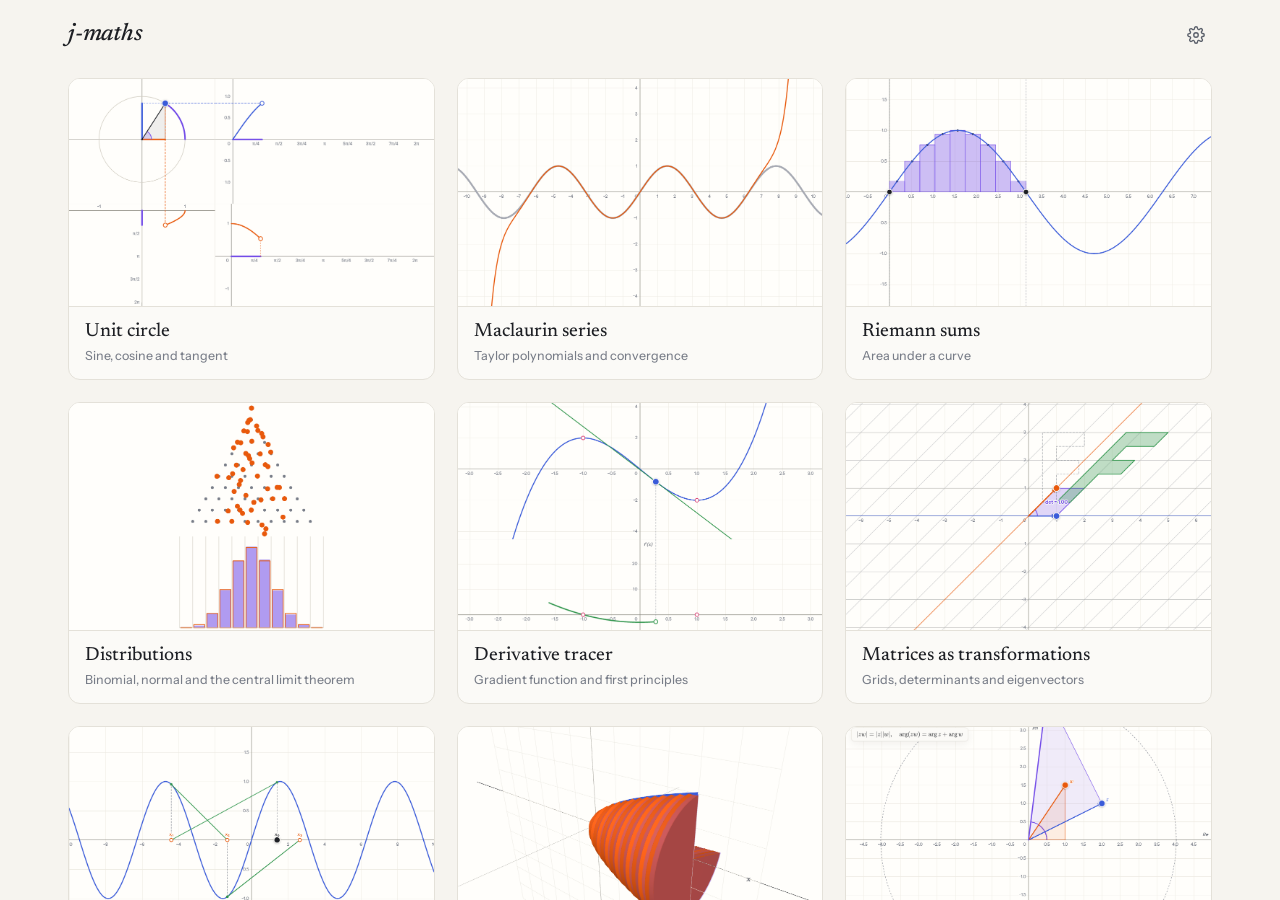
<file: index.html>
<!doctype html>
<html lang="en-GB">
<head>
<meta charset="utf-8">
<meta name="viewport" content="width=device-width, initial-scale=1">
<meta name="description" content="Interactive maths simulations for A-level Maths and Further Maths.">
<title>j-maths</title>
<script>try{var t=localStorage.getItem('jm-theme');if(t)document.documentElement.dataset.theme=t}catch(e){}</script>
<link rel="icon" href="./assets/favicon.svg">
<link rel="stylesheet" href="./assets/css/kit.css">
</head>
<body>
<div class="home" id="home">
  <header>
    <a class="brand" href="./">j-maths</a>
    <div class="cog-wrap" id="cog"></div>
  </header>
  <main class="grid" id="grid"></main>
</div>
<script type="module">
import { SIMS } from './assets/js/registry.js';
import { initTheme, setTheme, getTheme, SVG_COG } from './assets/js/kit/theme.js';
import { segmented } from './assets/js/kit/ui.js';
import { h } from './assets/js/kit/dom.js';
initTheme();
const grid = document.getElementById('grid');
for (const s of SIMS) {
  grid.append(h('a', { class: 'card', href: `./sims/${s.id}/` },
    h('div', { class: 'pv' },
      h('img', { class: 'lt', src: `./assets/previews/${s.id}-light.png`, alt: '', loading: 'lazy' }),
      h('img', { class: 'dk', src: `./assets/previews/${s.id}-dark.png`, alt: '', loading: 'lazy' })),
    h('div', { class: 'nm' }, s.name, h('span', { class: 'sub' }, s.sub))));
}
const cog = document.getElementById('cog');
const btn = h('button', { class: 'icon-btn', type: 'button', title: 'Settings', 'aria-label': 'Settings', html: SVG_COG });
const pop = h('div', { class: 'popover', hidden: true }, h('div', { class: 'lbl' }, 'Theme'));
segmented(pop, { full: true, value: getTheme(), options: [{ value: 'light', label: 'Light' }, { value: 'dark', label: 'Dark' }], onChange: setTheme });
cog.append(btn, pop);
btn.addEventListener('click', () => { pop.hidden = !pop.hidden; });
document.addEventListener('pointerdown', (e) => { if (!cog.contains(e.target)) pop.hidden = true; });
</script>
</body>
</html>
</file>
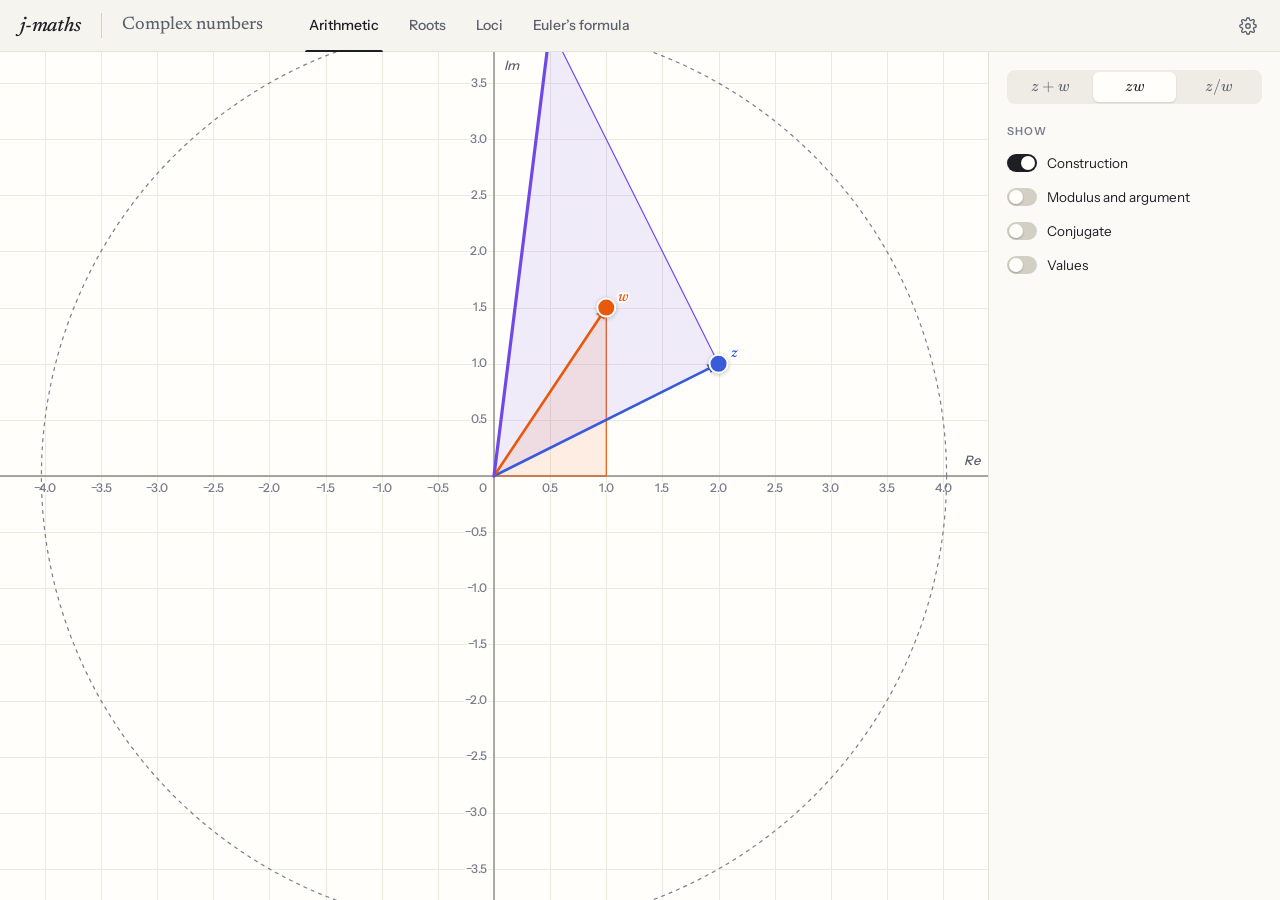
<file: sims/complex/index.html>
<!doctype html>
<html lang="en-GB">
<head>
<meta charset="utf-8">
<meta name="viewport" content="width=device-width, initial-scale=1">
<meta name="description" content="Complex numbers on the Argand diagram: arithmetic, roots, loci and Euler’s formula.">
<title>Complex numbers · j-maths</title>
<script>try{var t=localStorage.getItem('jm-theme');if(t)document.documentElement.dataset.theme=t}catch(e){}</script>
<link rel="stylesheet" href="../../assets/vendor/katex/katex.min.css">
<link rel="icon" href="../../assets/favicon.svg">
<link rel="stylesheet" href="../../assets/css/kit.css">
</head>
<body>
<div id="app"></div>
<noscript>These simulations need JavaScript.</noscript>
<script type="module" src="./main.js"></script>
</body>
</html>
</file>
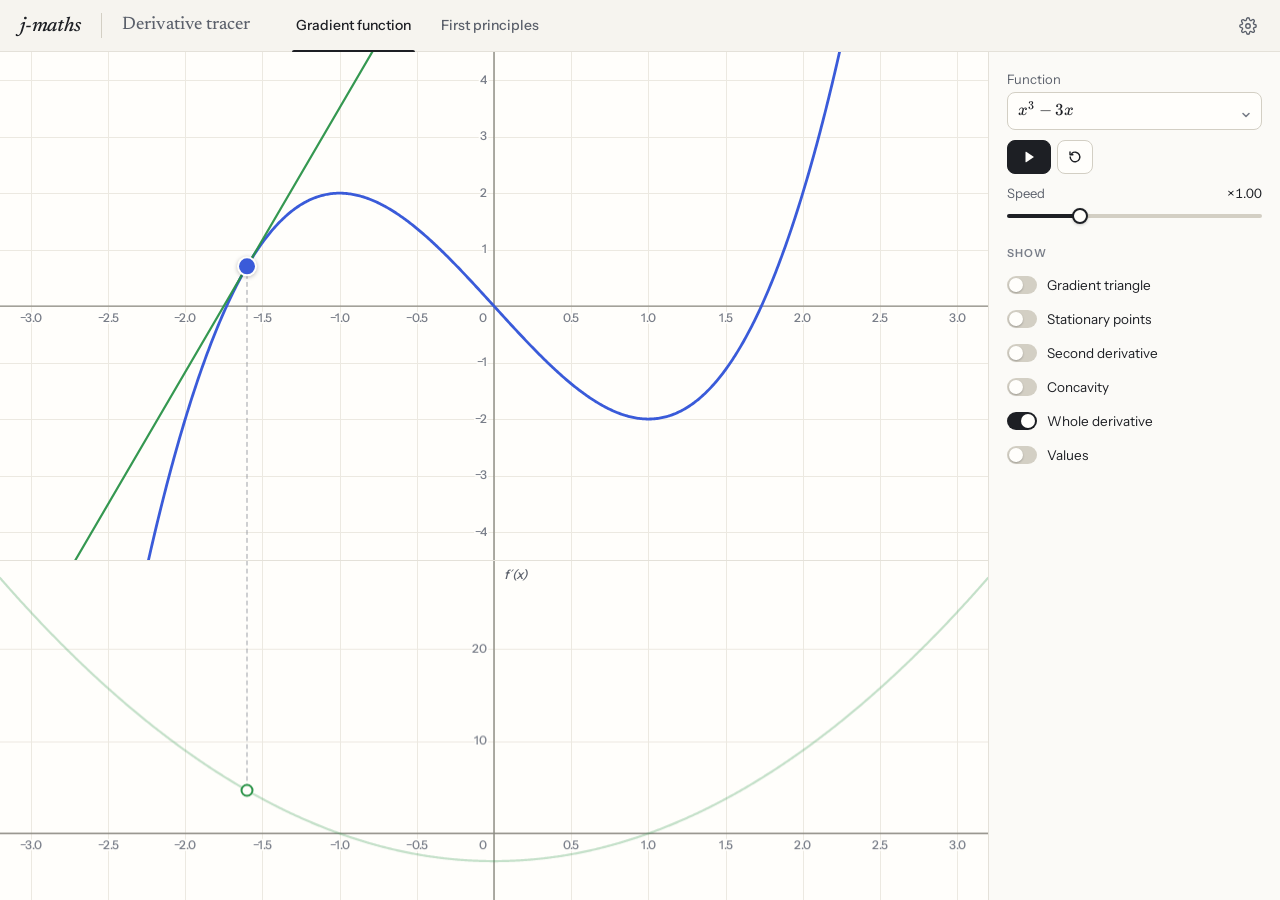
<file: sims/derivative/index.html>
<!doctype html>
<html lang="en-GB">
<head>
<meta charset="utf-8">
<meta name="viewport" content="width=device-width, initial-scale=1">
<meta name="description" content="Derivative tracer: drag a point along a curve and watch the gradient function appear.">
<title>Derivative tracer · j-maths</title>
<script>try{var t=localStorage.getItem('jm-theme');if(t)document.documentElement.dataset.theme=t}catch(e){}</script>
<link rel="stylesheet" href="../../assets/vendor/katex/katex.min.css">
<link rel="icon" href="../../assets/favicon.svg">
<link rel="stylesheet" href="../../assets/css/kit.css">
</head>
<body>
<div id="app"></div>
<noscript>These simulations need JavaScript.</noscript>
<script type="module" src="./main.js"></script>
</body>
</html>
</file>
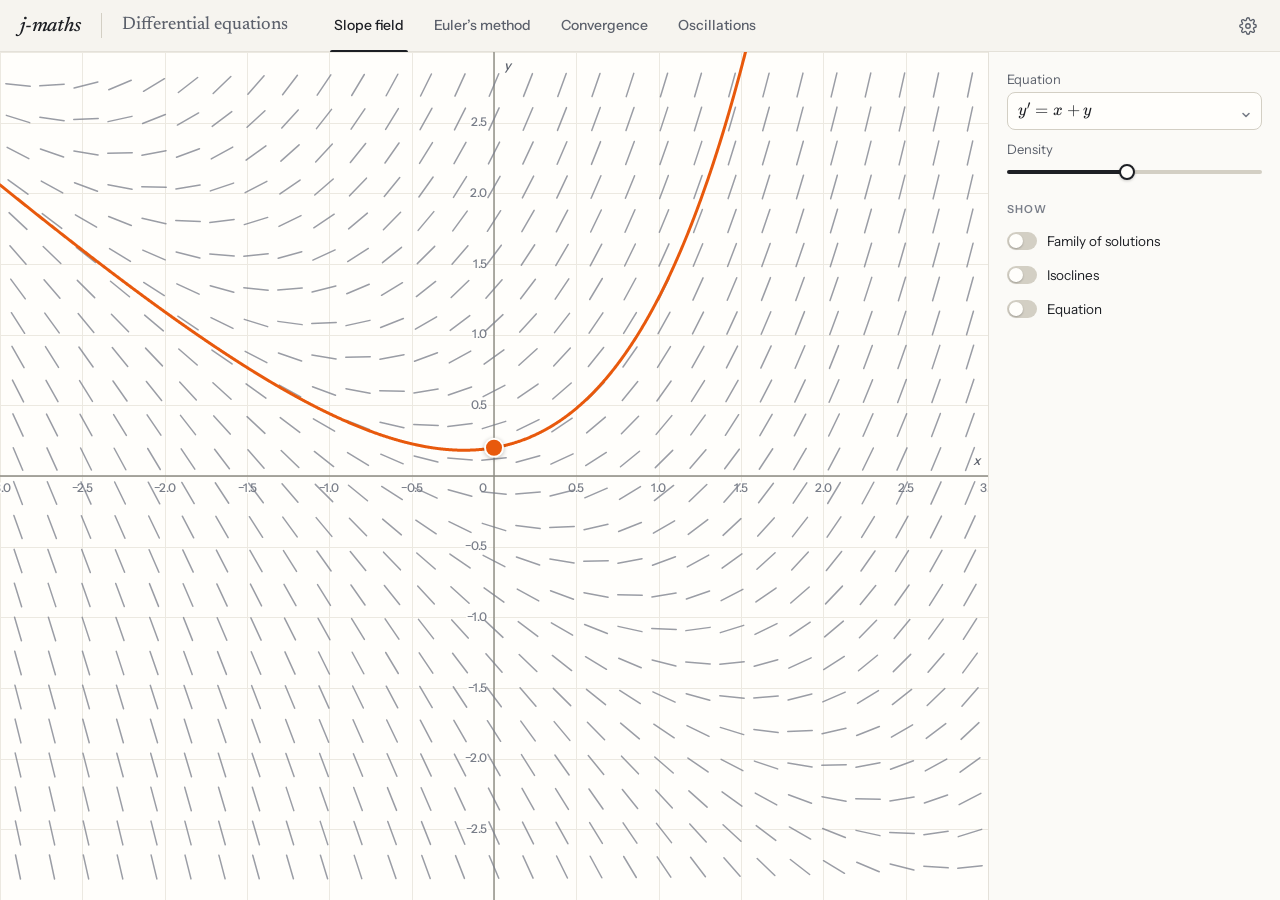
<file: sims/diffeq/index.html>
<!doctype html>
<html lang="en-GB">
<head>
<meta charset="utf-8">
<meta name="viewport" content="width=device-width, initial-scale=1">
<meta name="description" content="Differential equations: slope fields, Euler’s method and damped oscillations.">
<title>Differential equations · j-maths</title>
<script>try{var t=localStorage.getItem('jm-theme');if(t)document.documentElement.dataset.theme=t}catch(e){}</script>
<link rel="stylesheet" href="../../assets/vendor/katex/katex.min.css">
<link rel="icon" href="../../assets/favicon.svg">
<link rel="stylesheet" href="../../assets/css/kit.css">
</head>
<body>
<div id="app"></div>
<noscript>These simulations need JavaScript.</noscript>
<script type="module" src="./main.js"></script>
</body>
</html>
</file>
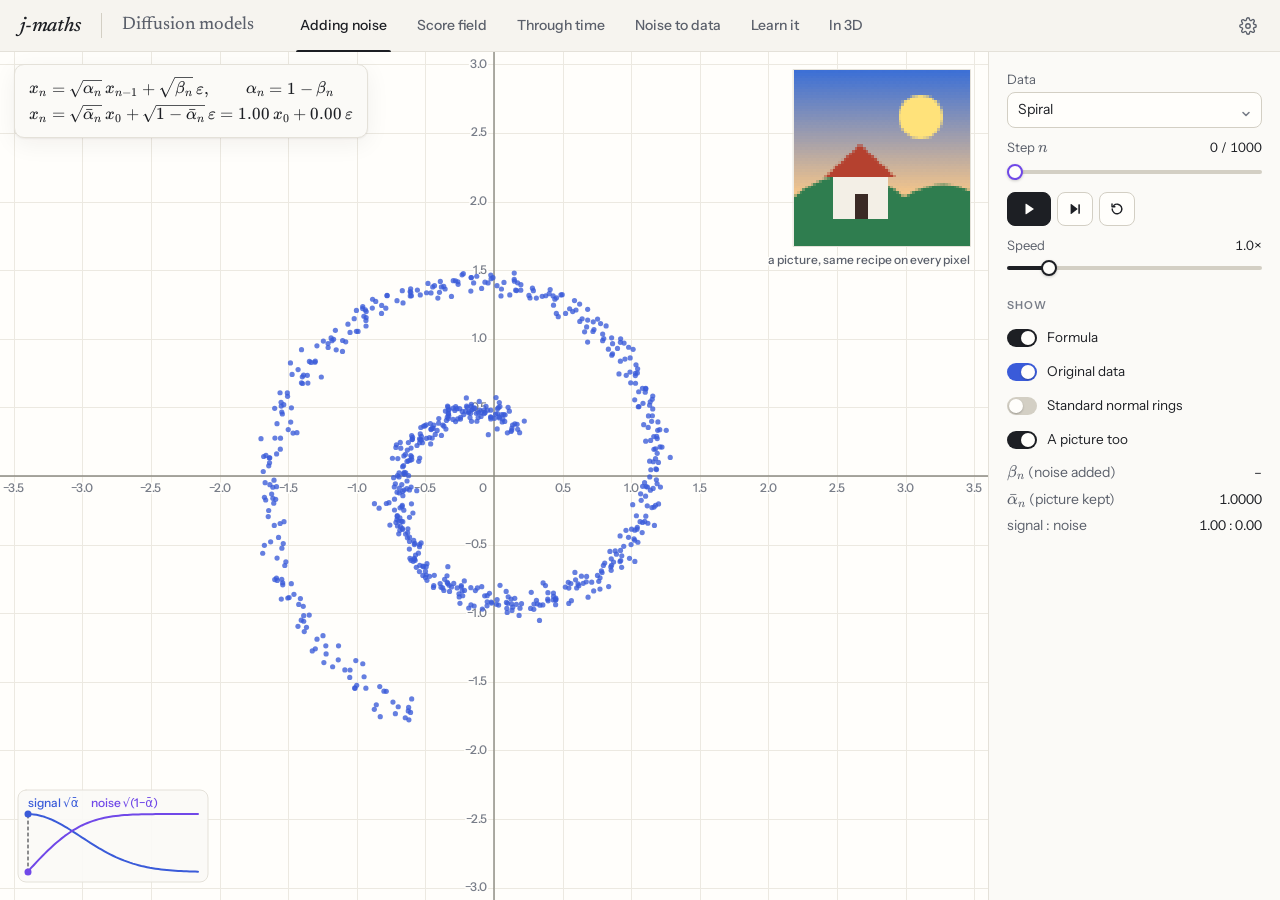
<file: sims/diffusion/index.html>
<!doctype html>
<html lang="en-GB">
<head>
<meta charset="utf-8">
<meta name="viewport" content="width=device-width, initial-scale=1">
<meta name="description" content="Diffusion models: adding noise, the score field, and turning noise back into data with SDEs and ODEs.">
<title>Diffusion models · j-maths</title>
<script>try{var t=localStorage.getItem('jm-theme');if(t)document.documentElement.dataset.theme=t}catch(e){}</script>
<link rel="stylesheet" href="../../assets/vendor/katex/katex.min.css">
<link rel="icon" href="../../assets/favicon.svg">
<script type="importmap">
{ "imports": { "three": "../../assets/vendor/three/three.module.js", "three/addons/": "../../assets/vendor/three/addons/" } }
</script>
<link rel="stylesheet" href="../../assets/css/kit.css">
</head>
<body>
<div id="app"></div>
<noscript>These simulations need JavaScript.</noscript>
<script type="module" src="./main.js"></script>
</body>
</html>
</file>
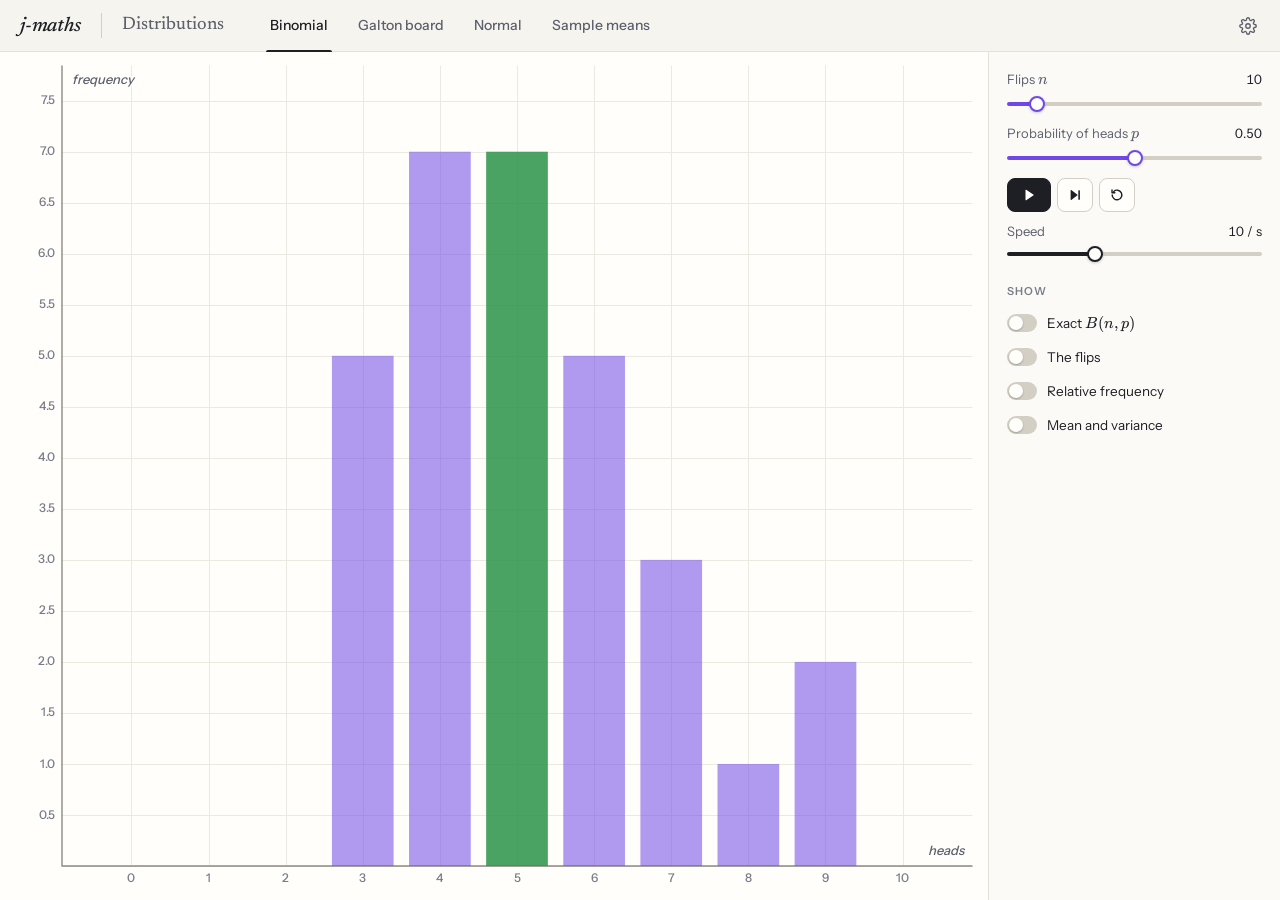
<file: sims/distributions/index.html>
<!doctype html>
<html lang="en-GB">
<head>
<meta charset="utf-8">
<meta name="viewport" content="width=device-width, initial-scale=1">
<meta name="description" content="Binomial, Galton board, normal and sample-mean distributions emerging from randomness.">
<title>Distributions · j-maths</title>
<script>try{var t=localStorage.getItem('jm-theme');if(t)document.documentElement.dataset.theme=t}catch(e){}</script>
<link rel="stylesheet" href="../../assets/vendor/katex/katex.min.css">
<link rel="icon" href="../../assets/favicon.svg">
<link rel="stylesheet" href="../../assets/css/kit.css">
</head>
<body>
<div id="app"></div>
<noscript>These simulations need JavaScript.</noscript>
<script type="module" src="./main.js"></script>
</body>
</html>
</file>
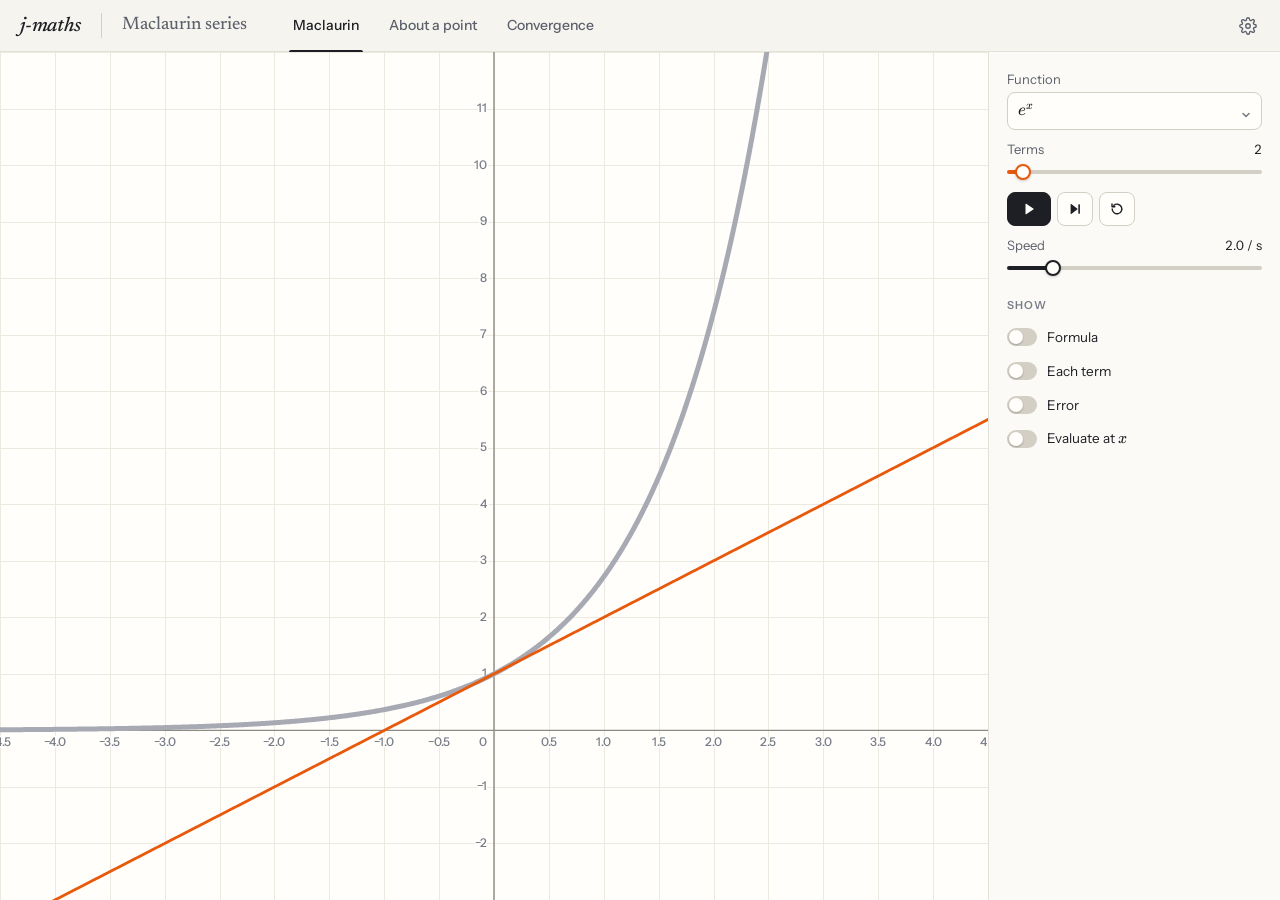
<file: sims/maclaurin/index.html>
<!doctype html>
<html lang="en-GB">
<head>
<meta charset="utf-8">
<meta name="viewport" content="width=device-width, initial-scale=1">
<meta name="description" content="Maclaurin and Taylor series: watch the polynomial wrap round the function as terms are added.">
<title>Maclaurin series · j-maths</title>
<script>try{var t=localStorage.getItem('jm-theme');if(t)document.documentElement.dataset.theme=t}catch(e){}</script>
<link rel="stylesheet" href="../../assets/vendor/katex/katex.min.css">
<link rel="icon" href="../../assets/favicon.svg">
<link rel="stylesheet" href="../../assets/css/kit.css">
</head>
<body>
<div id="app"></div>
<noscript>These simulations need JavaScript.</noscript>
<script type="module" src="./main.js"></script>
</body>
</html>
</file>
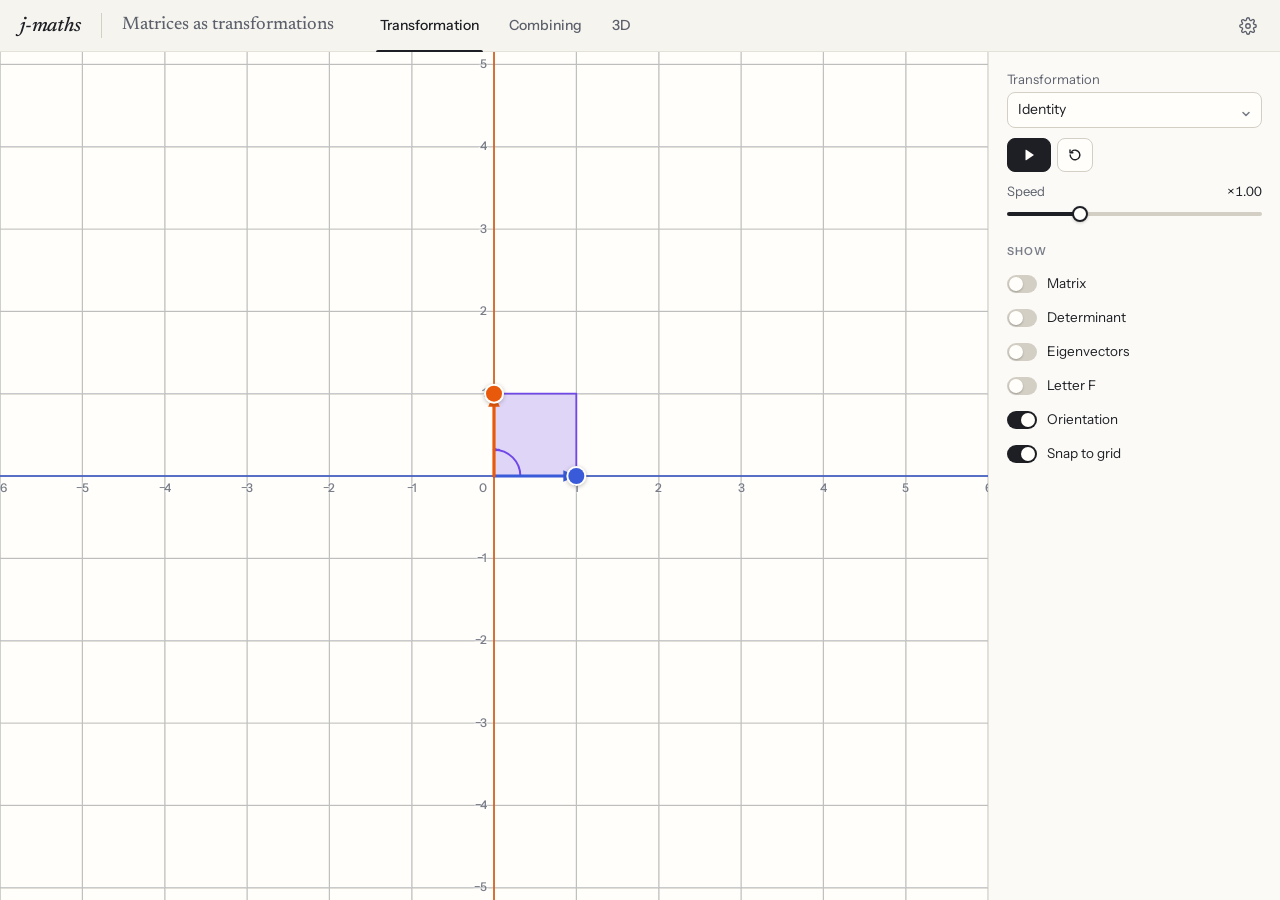
<file: sims/matrices/index.html>
<!doctype html>
<html lang="en-GB">
<head>
<meta charset="utf-8">
<meta name="viewport" content="width=device-width, initial-scale=1">
<meta name="description" content="Matrices as transformations: drag the basis vectors, see the determinant, eigenvectors and 3D cube.">
<title>Matrices as transformations · j-maths</title>
<script>try{var t=localStorage.getItem('jm-theme');if(t)document.documentElement.dataset.theme=t}catch(e){}</script>
<link rel="stylesheet" href="../../assets/vendor/katex/katex.min.css">
<link rel="icon" href="../../assets/favicon.svg">
<script type="importmap">
{ "imports": { "three": "../../assets/vendor/three/three.module.js", "three/addons/": "../../assets/vendor/three/addons/" } }
</script>
<link rel="stylesheet" href="../../assets/css/kit.css">
</head>
<body>
<div id="app"></div>
<noscript>These simulations need JavaScript.</noscript>
<script type="module" src="./main.js"></script>
</body>
</html>
</file>
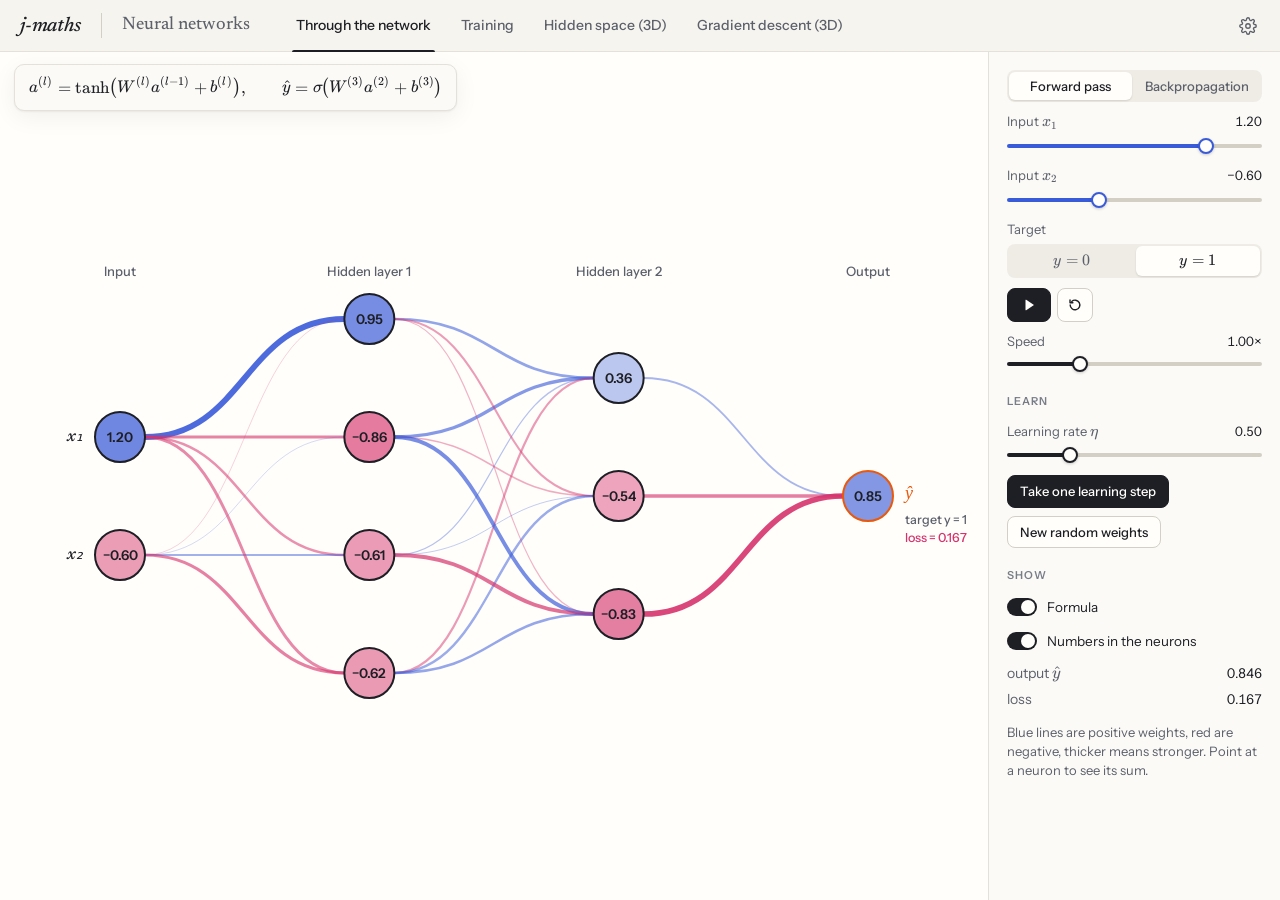
<file: sims/neural-net/index.html>
<!doctype html>
<html lang="en-GB">
<head>
<meta charset="utf-8">
<meta name="viewport" content="width=device-width, initial-scale=1">
<meta name="description" content="Neural networks: data flowing through a network, backpropagation, training and gradient descent in 3D.">
<title>Neural networks · j-maths</title>
<script>try{var t=localStorage.getItem('jm-theme');if(t)document.documentElement.dataset.theme=t}catch(e){}</script>
<link rel="stylesheet" href="../../assets/vendor/katex/katex.min.css">
<link rel="icon" href="../../assets/favicon.svg">
<script type="importmap">
{ "imports": { "three": "../../assets/vendor/three/three.module.js", "three/addons/": "../../assets/vendor/three/addons/" } }
</script>
<link rel="stylesheet" href="../../assets/css/kit.css">
</head>
<body>
<div id="app"></div>
<noscript>These simulations need JavaScript.</noscript>
<script type="module" src="./main.js"></script>
</body>
</html>
</file>
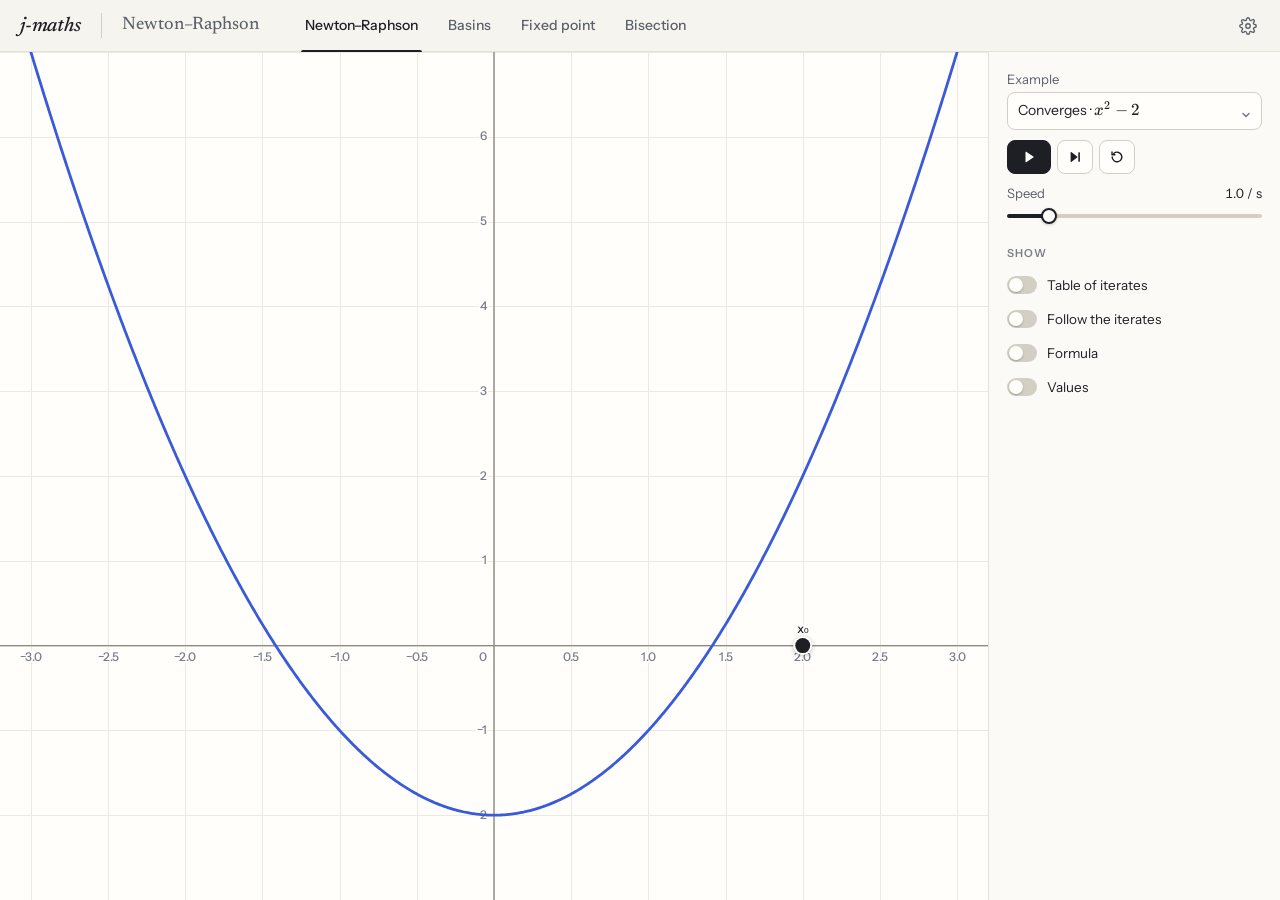
<file: sims/newton-raphson/index.html>
<!doctype html>
<html lang="en-GB">
<head>
<meta charset="utf-8">
<meta name="viewport" content="width=device-width, initial-scale=1">
<meta name="description" content="Newton–Raphson iteration, basins of attraction, fixed-point iteration and bisection.">
<title>Newton–Raphson · j-maths</title>
<script>try{var t=localStorage.getItem('jm-theme');if(t)document.documentElement.dataset.theme=t}catch(e){}</script>
<link rel="stylesheet" href="../../assets/vendor/katex/katex.min.css">
<link rel="icon" href="../../assets/favicon.svg">
<link rel="stylesheet" href="../../assets/css/kit.css">
</head>
<body>
<div id="app"></div>
<noscript>These simulations need JavaScript.</noscript>
<script type="module" src="./main.js"></script>
</body>
</html>
</file>
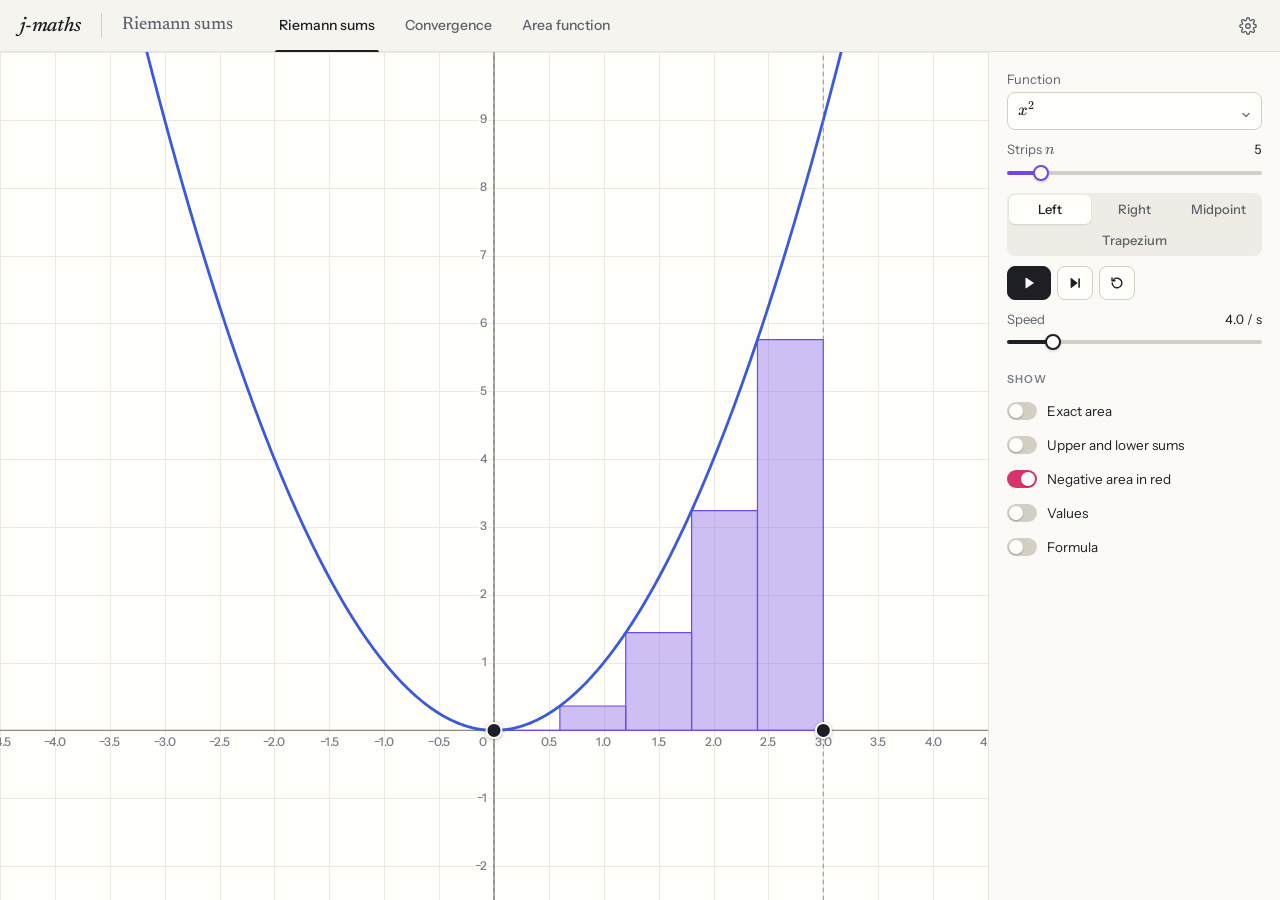
<file: sims/riemann/index.html>
<!doctype html>
<html lang="en-GB">
<head>
<meta charset="utf-8">
<meta name="viewport" content="width=device-width, initial-scale=1">
<meta name="description" content="Riemann sums and integration: rectangles, trapezia, upper and lower sums, and the area function.">
<title>Riemann sums · j-maths</title>
<script>try{var t=localStorage.getItem('jm-theme');if(t)document.documentElement.dataset.theme=t}catch(e){}</script>
<link rel="stylesheet" href="../../assets/vendor/katex/katex.min.css">
<link rel="icon" href="../../assets/favicon.svg">
<link rel="stylesheet" href="../../assets/css/kit.css">
</head>
<body>
<div id="app"></div>
<noscript>These simulations need JavaScript.</noscript>
<script type="module" src="./main.js"></script>
</body>
</html>
</file>
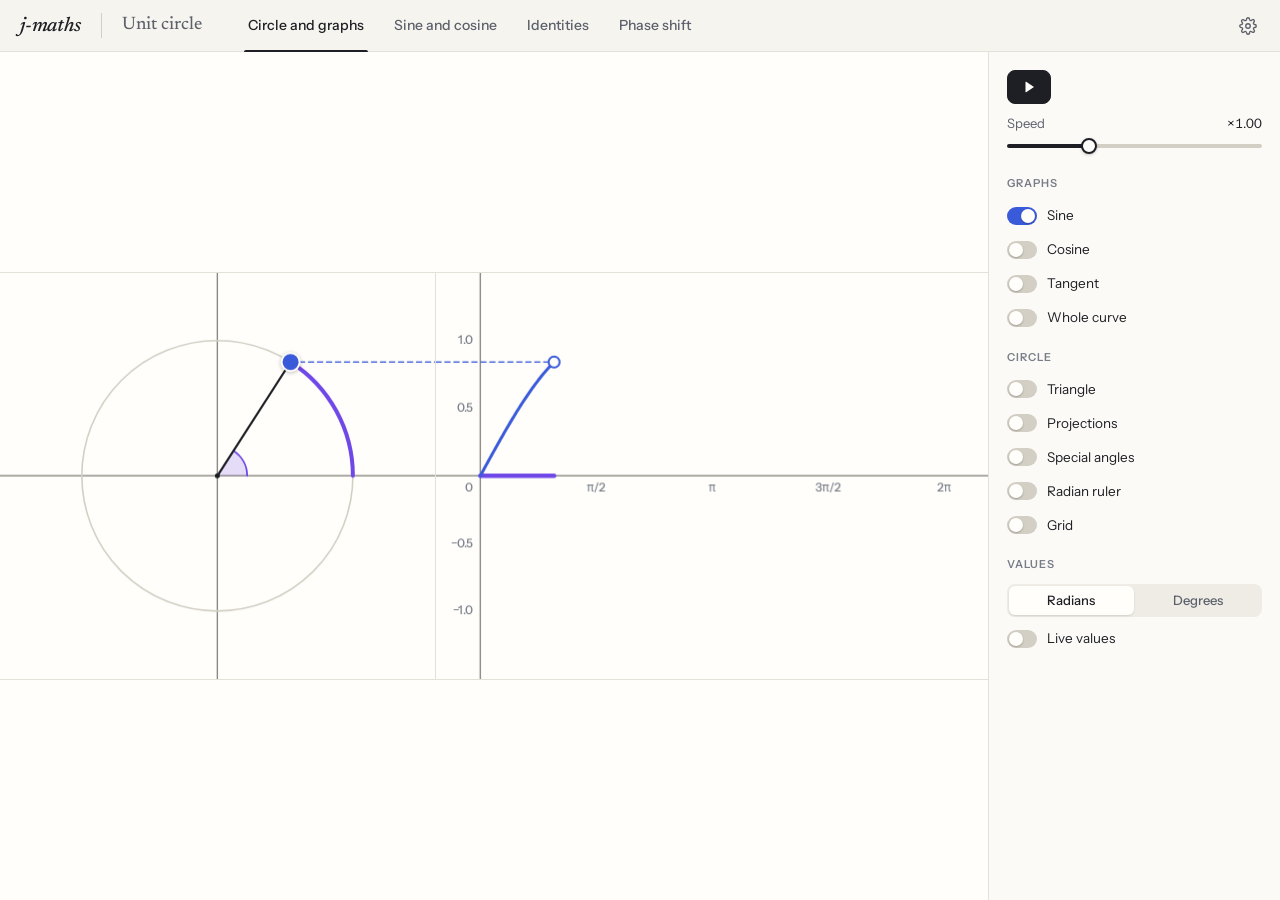
<file: sims/unit-circle/index.html>
<!doctype html>
<html lang="en-GB">
<head>
<meta charset="utf-8">
<meta name="viewport" content="width=device-width, initial-scale=1">
<meta name="description" content="Interactive unit circle: drag the angle and watch sine, cosine and tangent graphs build.">
<title>Unit circle · j-maths</title>
<script>try{var t=localStorage.getItem('jm-theme');if(t)document.documentElement.dataset.theme=t}catch(e){}</script>
<link rel="stylesheet" href="../../assets/vendor/katex/katex.min.css">
<link rel="icon" href="../../assets/favicon.svg">
<link rel="stylesheet" href="../../assets/css/kit.css">
</head>
<body>
<div id="app"></div>
<noscript>These simulations need JavaScript.</noscript>
<script type="module" src="./main.js"></script>
</body>
</html>
</file>
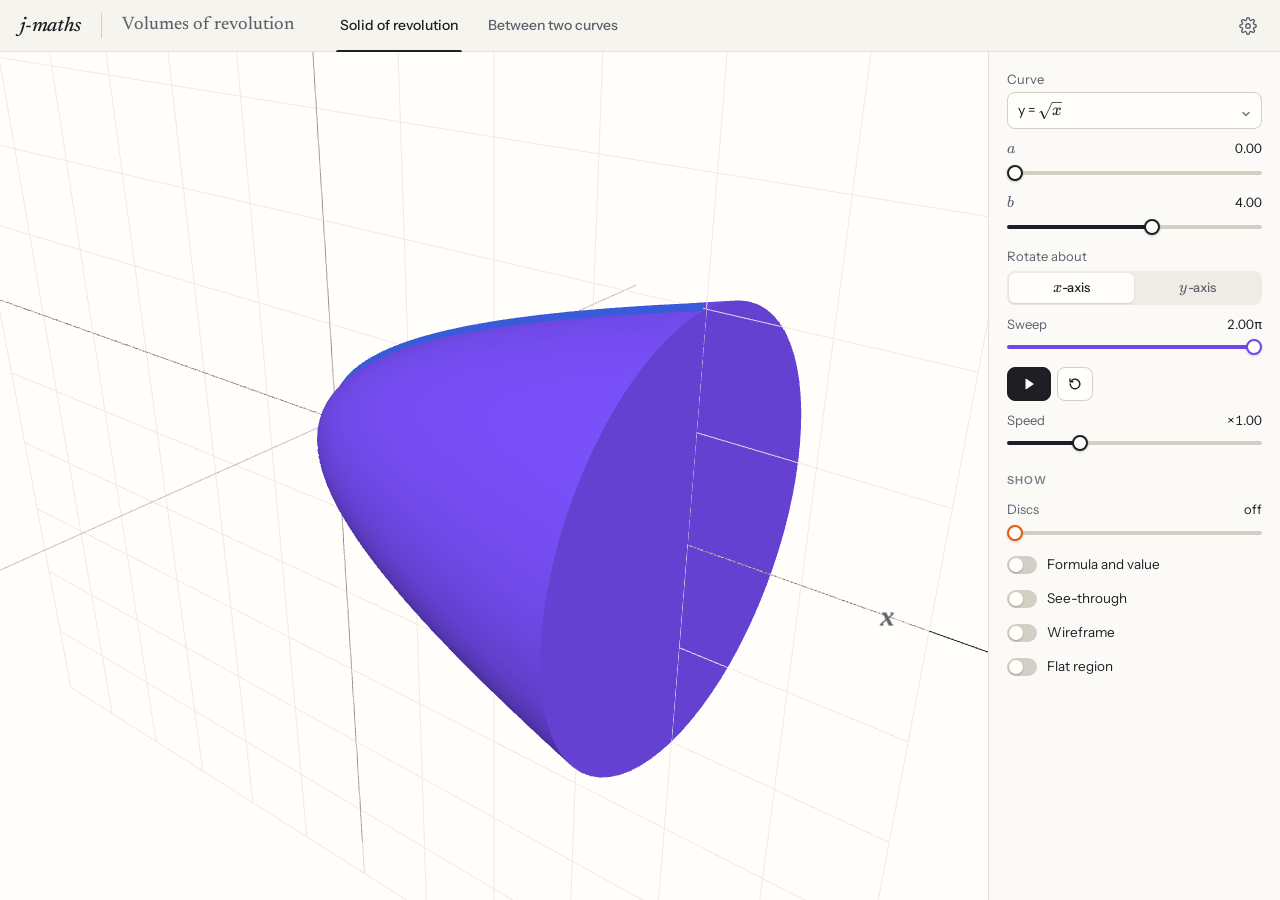
<file: sims/volumes/index.html>
<!doctype html>
<html lang="en-GB">
<head>
<meta charset="utf-8">
<meta name="viewport" content="width=device-width, initial-scale=1">
<meta name="description" content="Volumes of revolution in 3D: sweep a curve into a solid, discs and washers.">
<title>Volumes of revolution · j-maths</title>
<script>try{var t=localStorage.getItem('jm-theme');if(t)document.documentElement.dataset.theme=t}catch(e){}</script>
<link rel="stylesheet" href="../../assets/vendor/katex/katex.min.css">
<link rel="icon" href="../../assets/favicon.svg">
<link rel="stylesheet" href="../../assets/css/kit.css">
<script type="importmap">
{ "imports": {
  "three": "../../assets/vendor/three/three.module.js",
  "three/addons/": "../../assets/vendor/three/addons/"
} }
</script>
</head>
<body>
<div id="app"></div>
<noscript>These simulations need JavaScript.</noscript>
<script type="module" src="./main.js"></script>
</body>
</html>
</file>
<file: assets/css/kit.css>
/* j-maths shared kit styles */
@font-face {
  font-family: "Instrument Sans";
  src: url("../fonts/instrument-sans-latin-wght-normal.woff2") format("woff2");
  font-weight: 400 700;
  font-display: swap;
}
@font-face {
  font-family: "Newsreader";
  src: url("../fonts/newsreader-latin-wght-normal.woff2") format("woff2");
  font-weight: 200 800;
  font-style: normal;
  font-display: swap;
}
@font-face {
  font-family: "Newsreader";
  src: url("../fonts/newsreader-latin-wght-italic.woff2") format("woff2");
  font-weight: 200 800;
  font-style: italic;
  font-display: swap;
}

:root {
  color-scheme: light;
  --bg: #f6f4ef;
  --panel: #fbfaf7;
  --stage: #fffefb;
  --ink: #1d1f24;
  --ink-2: #5b606b;
  --ink-3: #787d88;
  --line: #e4e1d9;
  --line-2: #d3cfc4;
  --grid: #ece9e1;
  --grid-2: #dcd8cd;
  --axis: #8c8a82;
  --hover: #efece5;
  --accent: #1d1f24;
  --accent-ink: #fffefb;

  /* semantic maths colours */
  --c-fn: #3a5bd9;      /* the function / main curve */
  --c-approx: #e8590c;  /* approximations, the thing being built */
  --c-error: #d6336c;   /* error / difference */
  --c-tangent: #2b9348; /* tangent lines, derivative */
  --c-area: #7048e8;    /* areas, accumulated quantities */
  --c-aux: #0c8f9f;     /* construction lines, secondary */
  --c-warn: #c9890b;
  --c-muted: #a7aab3;   /* de-emphasised copy of the function */
  --c-sin: #3a5bd9;
  --c-cos: #e8590c;
  --c-tan: #2b9348;
  --halo: #fffefb;

  --font-ui: "Instrument Sans", system-ui, -apple-system, "Segoe UI", sans-serif;
  --font-display: "Newsreader", Georgia, serif;
  --radius: 8px;
  --shadow: 0 1px 2px rgba(30, 25, 10, 0.06), 0 6px 24px rgba(30, 25, 10, 0.06);
}

:root[data-theme="dark"] {
  color-scheme: dark;
  --bg: #121316;
  --panel: #17181c;
  --stage: #1a1b20;
  --ink: #e9e7e1;
  --ink-2: #a2a5ae;
  --ink-3: #8a8e99;
  --line: #2a2c33;
  --line-2: #393c45;
  --grid: #25272d;
  --grid-2: #33363e;
  --axis: #7b7e88;
  --hover: #22242a;
  --accent: #e9e7e1;
  --accent-ink: #17181c;

  --c-fn: #7f9cff;
  --c-approx: #ff9248;
  --c-error: #ff6b9a;
  --c-tangent: #5fd37e;
  --c-area: #b197fc;
  --c-aux: #3cc9d8;
  --c-warn: #f0b429;
  --c-muted: #5b5f6b;
  --c-sin: #7f9cff;
  --c-cos: #ff9248;
  --c-tan: #5fd37e;
  --halo: #1a1b20;
  --shadow: 0 1px 2px rgba(0, 0, 0, 0.4), 0 8px 28px rgba(0, 0, 0, 0.4);
}

* { box-sizing: border-box; }
html, body { height: 100%; margin: 0; }
body {
  background: var(--bg);
  color: var(--ink);
  font-family: var(--font-ui);
  font-size: 14px;
  line-height: 1.4;
  -webkit-font-smoothing: antialiased;
  overflow: hidden;
}
button, input, select { font: inherit; color: inherit; }
a { color: inherit; }
:focus-visible { outline: 2px solid var(--c-fn); outline-offset: 2px; border-radius: 4px; }

/* ---------- app shell ---------- */
#app { height: 100%; display: flex; flex-direction: column; }
.topbar {
  display: flex; align-items: center; gap: 20px;
  height: 52px; padding: 0 16px 0 20px;
  border-bottom: 1px solid var(--line);
  background: var(--bg);
  flex: none;
}
.brand {
  font-family: var(--font-display); font-style: italic; font-weight: 500;
  font-size: 20px; letter-spacing: -0.01em; text-decoration: none; color: var(--ink);
}
.brand:hover { color: var(--c-fn); }
.sim-title {
  font-family: var(--font-display); font-size: 18px; font-weight: 450;
  color: var(--ink-2); padding-left: 20px; border-left: 1px solid var(--line-2);
  white-space: nowrap;
}
.tabs { display: flex; gap: 2px; margin-left: 12px; align-self: stretch; }
.tab-btn {
  position: relative; background: none; border: 0; cursor: pointer;
  padding: 0 14px; color: var(--ink-2); font-weight: 500; font-size: 14px;
  height: 100%;
}
.tab-btn:hover { color: var(--ink); }
.tab-btn[aria-selected="true"] { color: var(--ink); }
.tab-btn[aria-selected="true"]::after {
  content: ""; position: absolute; left: 10px; right: 10px; bottom: -1px; height: 2px;
  background: var(--ink); border-radius: 2px 2px 0 0;
}
.topbar .spacer { flex: 1; }

.main { flex: 1; min-height: 0; position: relative; }
.tab-page { position: absolute; inset: 0; display: grid; grid-template-columns: 1fr 292px; }
.tab-page[hidden] { display: none; }
.stage {
  position: relative; min-width: 0; min-height: 0; background: var(--stage);
  display: flex; overflow: hidden;
}
.panel {
  border-left: 1px solid var(--line); background: var(--panel);
  padding: 18px 18px 24px; overflow-y: auto; display: flex; flex-direction: column; gap: 20px;
}

/* ---------- settings cog ---------- */
.cog-wrap { position: relative; }
.icon-btn {
  display: grid; place-items: center; width: 32px; height: 32px; border-radius: 8px;
  background: none; border: 0; cursor: pointer; color: var(--ink-2);
}
.icon-btn:hover { background: var(--hover); color: var(--ink); }
.icon-btn svg { width: 18px; height: 18px; }
.popover {
  position: absolute; right: 0; top: 40px; z-index: 50; min-width: 180px;
  background: var(--panel); border: 1px solid var(--line-2); border-radius: 10px;
  box-shadow: var(--shadow); padding: 12px;
}
.popover[hidden] { display: none; }
.popover .lbl { font-size: 11px; text-transform: uppercase; letter-spacing: 0.08em; color: var(--ink-3); margin-bottom: 8px; }

/* ---------- controls ---------- */
.group { display: flex; flex-direction: column; gap: 10px; }
.group > h3 {
  margin: 0 0 2px; font-size: 11px; font-weight: 600; letter-spacing: 0.09em;
  text-transform: uppercase; color: var(--ink-3);
}
.row { display: flex; align-items: center; gap: 10px; }

.slider { display: flex; flex-direction: column; gap: 4px; }
.slider .top { display: flex; justify-content: space-between; align-items: baseline; gap: 8px; }
.slider label { color: var(--ink-2); font-size: 13px; }
.slider output { font-variant-numeric: tabular-nums; font-size: 13px; color: var(--ink); }
.slider input[type="range"] {
  -webkit-appearance: none; appearance: none; width: 100%; height: 20px; margin: 0;
  background: transparent; cursor: pointer; --pct: 50%; --col: var(--ink);
}
.slider input[type="range"]::-webkit-slider-runnable-track {
  height: 4px; border-radius: 4px;
  background: linear-gradient(to right, var(--col) var(--pct), var(--line-2) var(--pct));
}
.slider input[type="range"]::-moz-range-track { height: 4px; border-radius: 4px; background: var(--line-2); }
.slider input[type="range"]::-moz-range-progress { height: 4px; border-radius: 4px; background: var(--col); }
.slider input[type="range"]::-webkit-slider-thumb {
  -webkit-appearance: none; width: 16px; height: 16px; border-radius: 50%; margin-top: -6px;
  background: var(--stage); border: 2px solid var(--col); box-shadow: 0 1px 3px rgba(0,0,0,.2);
  transition: transform .1s;
}
.slider input[type="range"]::-moz-range-thumb {
  width: 12px; height: 12px; border-radius: 50%;
  background: var(--stage); border: 2px solid var(--col);
}
.slider input[type="range"]:active::-webkit-slider-thumb { transform: scale(1.15); }

.toggle { display: flex; align-items: center; gap: 10px; cursor: pointer; user-select: none; color: var(--ink); min-height: 24px; }
.toggle input { position: absolute; opacity: 0; width: 0; height: 0; }
.toggle .sw {
  flex: none; width: 30px; height: 18px; border-radius: 9px; background: var(--line-2);
  position: relative; transition: background .15s;
}
.toggle .sw::after {
  content: ""; position: absolute; top: 2px; left: 2px; width: 14px; height: 14px; border-radius: 50%;
  background: var(--stage); box-shadow: 0 1px 2px rgba(0,0,0,.25); transition: transform .15s;
}
.toggle input:checked + .sw { background: var(--sw-col, var(--ink)); }
.toggle input:checked + .sw::after { transform: translateX(12px); }
.toggle input:focus-visible + .sw { outline: 2px solid var(--c-fn); outline-offset: 2px; }
.toggle .t { font-size: 13.5px; }

.seg { display: inline-flex; background: var(--hover); border-radius: 8px; padding: 2px; gap: 2px; align-self: flex-start; flex-wrap: wrap; }
.seg button {
  border: 0; background: none; padding: 5px 11px; border-radius: 6px; cursor: pointer;
  color: var(--ink-2); font-size: 13px; font-weight: 500;
}
.seg button:hover { color: var(--ink); }
.seg button[aria-pressed="true"] { background: var(--stage); color: var(--ink); box-shadow: 0 1px 2px rgba(0,0,0,.12); }
.seg.full { display: flex; align-self: stretch; }
.seg.full button { flex: 1; }

.btn {
  display: inline-flex; align-items: center; justify-content: center; gap: 6px;
  border: 1px solid var(--line-2); background: var(--stage); border-radius: 8px;
  padding: 6px 12px; cursor: pointer; font-size: 13px; font-weight: 500; color: var(--ink);
}
.btn:hover { background: var(--hover); }
.btn.primary { background: var(--accent); color: var(--accent-ink); border-color: var(--accent); }
.btn.primary:hover { opacity: .88; }
.btn svg { width: 14px; height: 14px; }
.transport { display: flex; gap: 6px; align-items: center; }
.transport .btn { padding: 0; width: 36px; height: 34px; }
.transport .btn.primary { width: 44px; }

.dropdown { position: relative; }
.dropdown > button {
  width: 100%; display: flex; align-items: center; justify-content: space-between; gap: 8px;
  border: 1px solid var(--line-2); background: var(--stage); border-radius: 8px;
  padding: 7px 10px; cursor: pointer; min-height: 36px; text-align: left;
}
.dropdown > button:hover { background: var(--hover); }
.dropdown .caret { width: 10px; height: 10px; color: var(--ink-3); flex: none; }
.dropdown ul {
  position: absolute; z-index: 40; left: 0; right: 0; top: calc(100% + 4px); margin: 0; padding: 4px;
  list-style: none; background: var(--panel); border: 1px solid var(--line-2); border-radius: 10px;
  box-shadow: var(--shadow); max-height: 320px; overflow-y: auto;
}
.dropdown ul[hidden] { display: none; }
.dropdown li { padding: 6px 8px; border-radius: 6px; cursor: pointer; }
.dropdown li:hover, .dropdown li[aria-selected="true"], .dropdown li.kb { background: var(--hover); }
.dropdown .field-label { color: var(--ink-2); font-size: 13px; margin-bottom: 4px; display: block; }

.readouts { display: grid; grid-template-columns: auto 1fr; gap: 6px 14px; align-items: baseline; }
.readouts .k { color: var(--ink-2); }
.readouts .v { font-variant-numeric: tabular-nums; text-align: right; font-size: 13.5px; white-space: nowrap; }

.formula { overflow-x: auto; padding: 2px 0; }
.formula .katex { font-size: 1.02em; }
.sw-dot { display: inline-block; width: 9px; height: 9px; border-radius: 50%; margin-right: 6px; vertical-align: 0; }

/* ---------- plot ---------- */
.plot { position: relative; flex: 1; min-width: 0; min-height: 0; }
.plot canvas { position: absolute; inset: 0; width: 100%; height: 100%; display: block; touch-action: none; }
.plot + .plot { border-left: 1px solid var(--line); }
.plot-reset {
  position: absolute; right: 10px; bottom: 10px; opacity: 0; pointer-events: none; transition: opacity .2s;
  background: var(--panel); border: 1px solid var(--line-2); border-radius: 8px; padding: 5px 9px;
  font-size: 12px; cursor: pointer; display: flex; gap: 6px; align-items: center; color: var(--ink-2);
}
.plot-reset.on { opacity: 1; pointer-events: auto; }
.plot-reset:hover { color: var(--ink); background: var(--hover); }
.plot-reset svg { width: 12px; height: 12px; }

.stage.col { flex-direction: column; }
.stage.col .plot + .plot { border-left: 0; border-top: 1px solid var(--line); }

@media (prefers-reduced-motion: reduce) {
  * { transition: none !important; }
}

/* ---------- home ---------- */
.home { height: 100%; overflow-y: auto; }
.home header {
  display: flex; align-items: center; justify-content: space-between;
  padding: 18px 28px; max-width: 1200px; margin: 0 auto;
}
.home header .brand { font-size: 24px; }
.grid {
  max-width: 1200px; margin: 8px auto 60px; padding: 0 28px;
  display: grid; grid-template-columns: repeat(auto-fill, minmax(270px, 1fr)); gap: 22px;
}
.card {
  display: flex; flex-direction: column; text-decoration: none; background: var(--panel);
  border: 1px solid var(--line); border-radius: 12px; overflow: hidden;
  transition: border-color .15s, transform .15s, box-shadow .15s;
}
.card:hover { border-color: var(--line-2); transform: translateY(-2px); box-shadow: var(--shadow); }
.card .pv { aspect-ratio: 16 / 10; background: var(--stage); border-bottom: 1px solid var(--line); position: relative; }
.card .pv img { position: absolute; inset: 0; width: 100%; height: 100%; object-fit: cover; }
.card .pv .dk { display: none; }
:root[data-theme="dark"] .card .pv .lt { display: none; }
:root[data-theme="dark"] .card .pv .dk { display: block; }
.card .nm { padding: 12px 16px 14px; font-family: var(--font-display); font-size: 19px; font-weight: 450; }
.card .sub { display: block; font-family: var(--font-ui); font-size: 12.5px; color: var(--ink-3); margin-top: 2px; }
.card.soon { opacity: .55; pointer-events: none; }

[hidden] { display: none !important; }

/* a vertically centred band so equal-scale plots don't leave dead space */
.stage.centered { container-type: size; align-items: center; justify-content: center; }
.band { display: flex; width: 100%; height: min(100cqh, calc(var(--frac, 0.44) * 100cqw * 0.94)); border-block: 1px solid var(--line); }

/* formula card floating on a stage */
.sim-overlay {
  position: absolute; z-index: 5; left: 14px; top: 12px; right: 14px; pointer-events: none; display: flex; flex-direction: column; gap: 6px; align-items: flex-start;
}
.sim-overlay .card-f {
  pointer-events: auto; background: var(--panel); border: 1px solid var(--line); border-radius: 10px;
  padding: 8px 14px; max-width: 100%; overflow-x: auto; box-shadow: var(--shadow);
}
.sim-overlay .card-f .katex-display { margin: 0.25em 0; text-align: left; }
.sim-overlay .card-f .katex-display > .katex { text-align: left; }
.seg button:disabled { opacity: .38; cursor: not-allowed; }
.plot canvas:focus-visible { outline: none; }
.plot:has(canvas:focus-visible) { box-shadow: inset 0 0 0 2px var(--c-fn); }

/* Narrow screens: a basic fallback (a later pass will do phones properly) */
@media (max-width: 820px) {
  .tab-page { grid-template-columns: 1fr; grid-template-rows: minmax(0, 1fr) minmax(0, 42%); }
  .panel { border-left: 0; border-top: 1px solid var(--line); }
  .tabs { overflow-x: auto; margin-left: 0; }
  .topbar { gap: 12px; padding: 0 10px; }
  .sim-title { display: none; }
}
</file>
